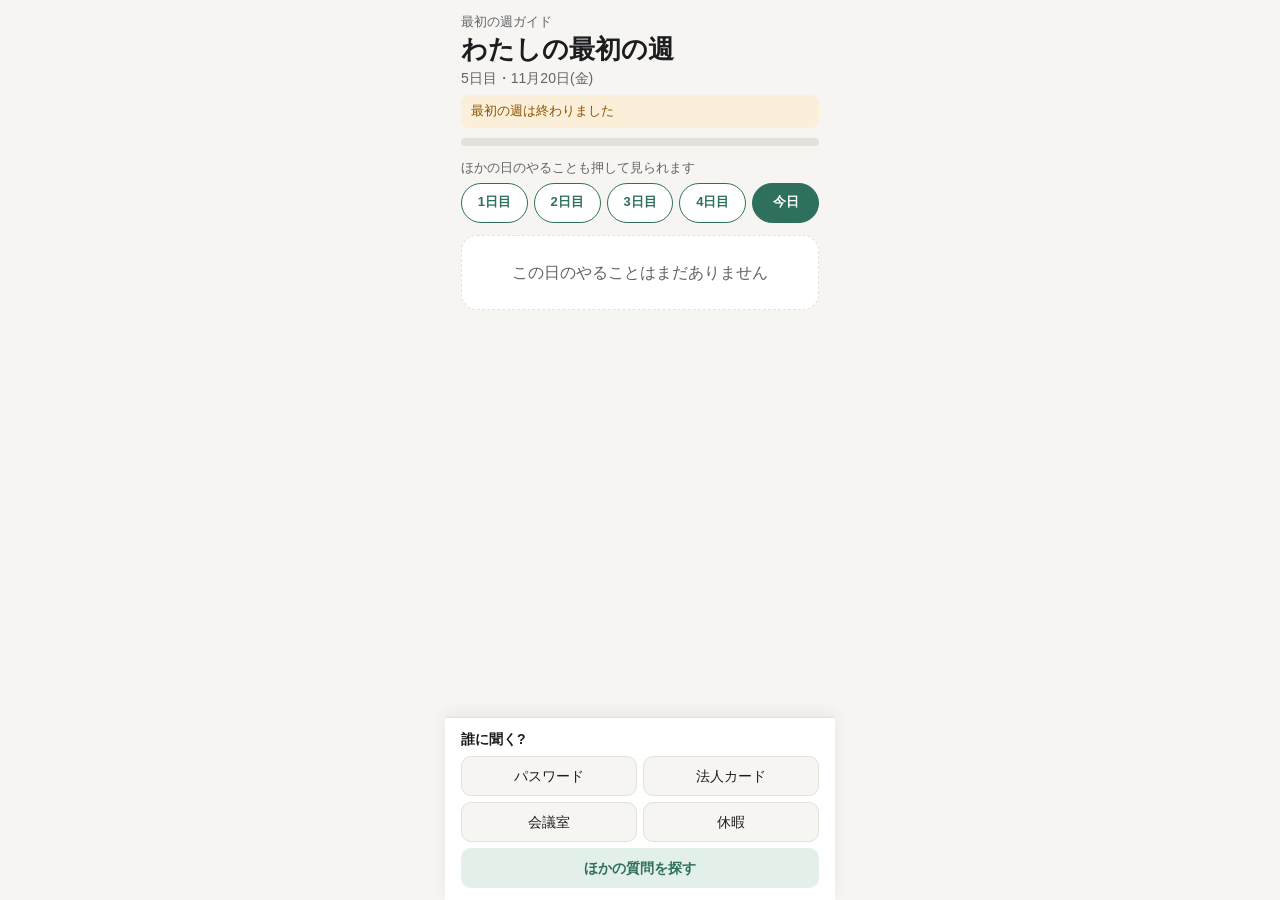
<file: app/index.html>
<!doctype html>
<html lang="ja">
<head>
<meta charset="utf-8">
<meta name="viewport" content="width=device-width, initial-scale=1, viewport-fit=cover">
<title>最初の週ガイド</title>
<link rel="stylesheet" href="style.css">
</head>
<body>
<main class="wrap">
  <!-- A. ホーム(今日やること) -->
  <div id="home" hidden>
    <header>
      <p class="app" id="appName"></p>
      <h1 id="title"></h1>
      <p class="date" id="date"></p>
      <p class="note" id="note" hidden></p>
      <div class="progress" aria-hidden="true"><div id="bar"></div></div>
      <p class="ptext" id="ptext" aria-live="polite"></p>
    </header>
    <p class="dayhint" id="dayhint">ほかの日のやることも押して見られます</p>
    <nav class="days" id="days" aria-labelledby="dayhint"></nav>
    <section class="cards" id="cards" aria-label="やること"></section>
  </div>

  <!-- B. 誰に聞く? 一覧 -->
  <div id="ask" hidden>
    <nav class="topnav"><button type="button" class="link" data-go="home">ホームへ</button></nav>
    <h1 id="askTitle" tabindex="-1">誰に聞く?</h1>
    <form class="sform" id="sform" role="search">
      <input id="q" type="search" placeholder="例: カード、休み" aria-label="質問を絞り込む" autocomplete="off">
      <button type="submit">探す</button>
    </form>
    <div id="hits" aria-live="polite"></div>
  </div>

  <!-- C. 答えの詳細 -->
  <div id="answer" hidden>
    <nav class="topnav">
      <button type="button" class="link" id="back">戻る</button>
      <button type="button" class="link" data-go="home">ホームへ</button>
    </nav>
    <article id="answerBody"></article>
  </div>

  <!-- E. 読み込めない -->
  <div class="error" id="error" role="alert" hidden>
    <h1>ガイドを読み込めませんでした</h1>
    <p>指導役の先輩に伝えてください。</p>
    <button type="button" id="retry">もう一度</button>
  </div>
</main>

<!-- A の「誰に聞く?」入口(ホームのときだけ出す) -->
<aside class="askbar" id="askbar" aria-labelledby="askh" hidden>
  <h2 id="askh">誰に聞く?</h2>
  <div class="grid" id="faq"></div>
</aside>
<script src="app.js"></script>
</body>
</html>
</file>
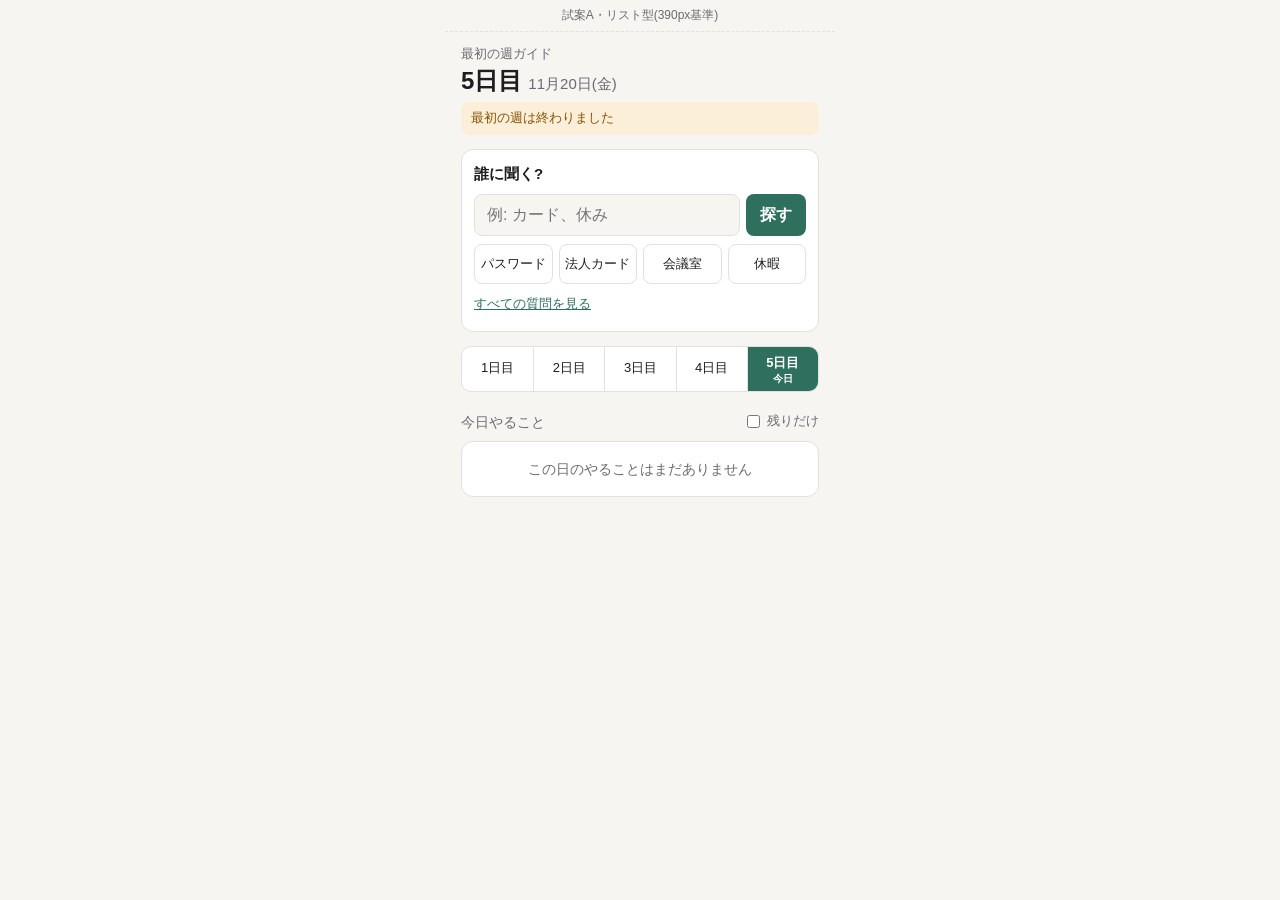
<file: 試案_A.html>
<!doctype html>
<html lang="ja">
<head>
<meta charset="utf-8">
<meta name="viewport" content="width=device-width, initial-scale=1">
<title>試案A リスト型</title>
<style>
:root{--bg:#f6f5f2;--surface:#fff;--text:#1d1d1f;--muted:#6b6b70;--line:#e3e1dc;--accent:#2f6f5e;--accent-weak:#e3efe9;--on-accent:#fff;--warn:#8a5200;--warn-weak:#fbefd9;--scrim:rgba(0,0,0,.35)}
@media (prefers-color-scheme:dark){:root{--bg:#161716;--surface:#212322;--text:#ececea;--muted:#a3a3a0;--line:#353836;--accent:#7cc3a8;--accent-weak:#22362f;--on-accent:#10241d;--warn:#e6b366;--warn-weak:#3a2e1b;--scrim:rgba(0,0,0,.6)}}
*{box-sizing:border-box}
body{margin:0;background:var(--bg);color:var(--text);font:16px/1.6 -apple-system,BlinkMacSystemFont,"Hiragino Sans","Noto Sans JP",sans-serif}
button,input{font:inherit;color:inherit}
.proto{max-width:390px;margin:0 auto;padding:6px 16px;font-size:12px;color:var(--muted);text-align:center;border-bottom:1px dashed var(--line)}
.wrap{max-width:390px;margin:0 auto;padding:12px 16px 40px}
header .app{margin:0;font-size:13px;color:var(--muted)}
h1{margin:0;font-size:24px;line-height:1.3}
h1 span{font-size:15px;font-weight:500;color:var(--muted);margin-left:6px}
.note{margin:6px 0 0;padding:6px 10px;border-radius:8px;background:var(--warn-weak);color:var(--warn);font-size:13px}
.ask{margin:14px 0;padding:12px;background:var(--surface);border:1px solid var(--line);border-radius:12px}
.ask h2{margin:0 0 8px;font-size:15px}
#sform{display:flex;gap:6px}
#sform input{flex:1;min-width:0;height:42px;padding:0 12px;border:1px solid var(--line);border-radius:8px;background:var(--bg)}
#sform button{height:42px;padding:0 14px;border:0;border-radius:8px;background:var(--accent);color:var(--on-accent);font-weight:600}
.quick{display:grid;grid-template-columns:repeat(4,1fr);gap:6px;margin-top:8px}
.quick button{min-height:40px;padding:4px 2px;border:1px solid var(--line);border-radius:8px;background:var(--surface);font-size:13px}
.all{margin-top:6px;padding:4px 0;border:0;background:none;color:var(--accent);font-size:13px;text-decoration:underline}
.tabs{display:grid;grid-template-columns:repeat(5,1fr);border:1px solid var(--line);border-radius:10px;overflow:hidden;background:var(--surface)}
.tabs button{position:relative;min-height:44px;border:0;border-left:1px solid var(--line);background:none;font-size:13px}
.tabs button:first-child{border-left:0}
.tabs button[aria-pressed=true]{background:var(--accent);color:var(--on-accent);font-weight:700}
.tabs i{display:block;font-style:normal;font-size:10px;line-height:1}
.listhead{display:flex;align-items:center;justify-content:space-between;margin:16px 0 6px}
.listhead h2{margin:0;font-size:17px}
.listhead h2 span{font-size:14px;color:var(--muted);font-weight:500}
.rem{display:flex;align-items:center;gap:4px;font-size:13px;color:var(--muted)}
.list{list-style:none;margin:0;padding:0;background:var(--surface);border:1px solid var(--line);border-radius:12px}
.row{padding:10px 12px;border-top:1px solid var(--line)}
.row:first-child{border-top:0}
.row label{display:flex;align-items:center;gap:10px;min-height:32px;font-weight:600}
.row input{width:24px;height:24px;margin:0;accent-color:var(--accent);flex:none}
.row .d{margin:0 0 0 34px;font-size:13px;color:var(--muted)}
.row .rel{margin:4px 0 0 34px;padding:0;border:0;background:none;color:var(--accent);font-size:13px;text-decoration:underline}
.row.done .t{text-decoration:line-through;color:var(--muted)}
.empty{padding:16px;color:var(--muted);text-align:center;font-size:14px}
/* answer sheet */
.scrim{position:fixed;inset:0;background:var(--scrim)}
.sheet{position:fixed;left:0;right:0;bottom:0;max-width:390px;max-height:80vh;overflow:auto;margin:0 auto;padding:16px 16px 24px;background:var(--surface);border-radius:16px 16px 0 0}
.sheet .close{float:right;border:0;background:none;color:var(--accent);font-size:14px;padding:4px}
.sheet h2{margin:0 0 12px;font-size:18px;line-height:1.4}
.cat{margin:0;font-size:12px;color:var(--muted)}
.who{display:flex;align-items:baseline;gap:10px;padding:10px 12px;margin:0 0 12px;border-radius:10px;background:var(--accent-weak)}
.who span{font-size:12px;color:var(--muted)}
.who strong{font-size:20px}
.ans{margin:0 0 10px}
.wiki{margin:0;font-size:13px;color:var(--muted)}
.badge{display:inline-block;margin:0 0 8px;padding:2px 10px;border-radius:99px;background:var(--warn-weak);color:var(--warn);font-size:13px;font-weight:700}
.hits{list-style:none;margin:0;padding:0}
.hits button{display:block;width:100%;text-align:left;padding:10px 0;border:0;border-top:1px solid var(--line);background:none}
.hits small{display:block;color:var(--muted)}
[hidden]{display:none!important}
</style>
</head>
<body>
<p class="proto">試案A・リスト型(390px基準)</p>
<main class="wrap">
  <header>
    <p class="app">最初の週ガイド</p>
    <h1 id="title"></h1>
    <p class="note" id="note" hidden></p>
  </header>
  <section class="ask" aria-labelledby="askh">
    <h2 id="askh">誰に聞く?</h2>
    <form id="sform" role="search"><input id="q" type="search" placeholder="例: カード、休み" aria-label="質問を探す"><button>探す</button></form>
    <div class="quick" id="quick"></div>
    <button class="all" data-all>すべての質問を見る</button>
  </section>
  <nav class="tabs" id="tabs" aria-label="日にち"></nav>
  <section>
    <div class="listhead"><h2><span id="head"></span> <span id="count"></span></h2><label class="rem"><input type="checkbox" id="remain">残りだけ</label></div>
    <ul class="list" id="list"></ul>
  </section>
</main>
<div class="scrim" id="scrim" hidden></div>
<section class="sheet" id="sheet" role="dialog" aria-modal="true" hidden><button class="close">閉じる</button><div id="sheetBody"></div></section>
<script>
/* ===== 共通: 03_画面フロー.md の例の値 ===== */
const START='2026-11-16', FALLBACK='指導役の先輩', KEY='fwg-done';
const TASKS=[
 {id:'t01',day:1,order:1,title:'出勤を押す',desc:'グループウェア > 勤怠 > 出勤',rel:'q08'},
 {id:'t02',day:1,order:2,title:'パスワードを変える',desc:'最初のパスワードから自分のものに変える',rel:'q05'},
 {id:'t03',day:1,order:3,title:'メールの署名を作る',desc:'チームのひな形は先輩からもらう',rel:'q07'},
 {id:'t04',day:2,order:1,title:'必須研修を申し込む',desc:'入社1か月以内に2コース',rel:'q10'},
 {id:'t05',day:3,order:1,title:'名刺を申請する',desc:'英語表記もあわせて書く',rel:'q04'}];
const FAQS=[
 {id:'q01',cat:'総務',q:'法人カードを作りたい',kw:'カード, クレジット',a:'チーム長の承認を受けたあと、経営支援に申請書を出す。通常3日',who:'経営支援担当',wiki:'総務 > 法人カード',status:'あり'},
 {id:'q03',cat:'総務',q:'会議室を予約したい',kw:'会議, 部屋, 予約',a:'グループウェア > 設備予約 > 会議室。30分単位',who:'経営支援担当',wiki:'総務 > 会議室',status:'あり'},
 {id:'q05',cat:'IT',q:'パスワードを変えたい / 忘れた',kw:'ログイン, PW',a:'グループウェアのトップ > 個人情報 > パスワード。忘れたらログイン画面の「パスワードを忘れた場合」',who:'ITサポート担当',wiki:'IT > パスワード',status:'あり'},
 {id:'q09',cat:'人事',q:'休暇を取りたい',kw:'休み, 有給',a:'入社した月から使える。グループウェア > 勤怠 > 休暇申請、チーム長の承認',who:'人事担当',wiki:'人事 > 休暇',status:'あり'},
 {id:'q11',cat:'IT',q:'Wi-Fiにつなぎたい',kw:'無線, ネット',a:'',who:'指導役の先輩',wiki:'',status:'要確認'}];
const QUICK=[['q05','パスワード'],['q01','法人カード'],['q03','会議室'],['q09','休暇']];
const $=id=>document.getElementById(id);
const faq=id=>FAQS.find(f=>f.id===id);
const esc=s=>String(s).replace(/[&<>"']/g,c=>({'&':'&amp;','<':'&lt;','>':'&gt;','"':'&quot;',"'":'&#39;'}[c]));
let done=(()=>{try{return JSON.parse(localStorage.getItem(KEY))||{}}catch(e){return{}}})();
function toggle(id){if(done[id])delete done[id];else done[id]=new Date().toISOString();try{localStorage.setItem(KEY,JSON.stringify(done))}catch(e){}render()}
function dateOf(n){const d=new Date(START+'T00:00:00');d.setDate(d.getDate()+n-1);return d}
function fmt(d){return `${d.getMonth()+1}月${d.getDate()}日(${'日月火水木金土'[d.getDay()]})`}
function today(){
 const p=+new URLSearchParams(location.search).get('day'); if(p>=1&&p<=5)return{day:p,note:''};
 const t=new Date();t.setHours(0,0,0,0);const diff=Math.round((t-dateOf(1))/864e5);
 if(diff<0)return{day:1,note:`まだ始まっていません。${fmt(dateOf(1))}が1日目です`};
 if(diff>4)return{day:5,note:'最初の週は終わりました'};
 return{day:diff+1,note:''}}
const T=today(); let sel=T.day;
const tasksOf=n=>TASKS.filter(t=>t.day===n).sort((a,b)=>a.order-b.order);
/* 答えのシート(C. 答えの詳細 / B. 一覧の代わりの簡易表示) */
function openSheet(html){$('sheetBody').innerHTML=html;$('sheet').hidden=$('scrim').hidden=false;$('sheet').querySelector('.close').focus()}
function closeSheet(){$('sheet').hidden=$('scrim').hidden=true}
$('scrim').onclick=closeSheet;$('sheet').querySelector('.close').onclick=closeSheet;
document.addEventListener('keydown',e=>{if(e.key==='Escape')closeSheet()});
function answerHTML(f){
 const who=`<div class="who"><span>聞く人</span><strong>${f.who}</strong></div>`;
 if(f.status==='要確認')return `<p class="cat">${f.cat}</p><h2>${f.q}</h2><p class="badge">要確認</p>${who}<p class="ans">Wikiにまだ答えがありません。${f.who}に聞いてください。</p>`;
 return `<p class="cat">${f.cat}</p><h2>${f.q}</h2>${who}<p class="ans">${f.a}</p><p class="wiki">Wikiの場所: ${f.wiki}</p>`}
function search(q){
 q=q.trim();const k=q.toLowerCase();
 const hits=q?FAQS.filter(f=>(f.q+f.kw+f.cat+f.a).toLowerCase().includes(k)):FAQS;
 let h=`<h2>${q?`「${esc(q)}」の結果`:'すべての質問'}</h2>`;
 h+=hits.length?'<ul class="hits">'+hits.map(f=>`<li><button data-faq="${f.id}">${f.q}<small>${f.who}${f.status==='要確認'?'・要確認':''}</small></button></li>`).join('')+'</ul>'
  :`<p class="ans">このガイドにはまだありません。</p><div class="who"><span>聞く人</span><strong>${FALLBACK}</strong></div>`;
 openSheet(h)}
document.addEventListener('click',e=>{
 const f=e.target.closest('[data-faq]');if(f){openSheet(answerHTML(faq(f.dataset.faq)));return}
 if(e.target.closest('[data-all]')){search('');return}
 const d=e.target.closest('[data-day]');if(d){sel=+d.dataset.day;render()}});
document.addEventListener('change',e=>{if(e.target.dataset.task)toggle(e.target.dataset.task)});
$('sform').onsubmit=e=>{e.preventDefault();search($('q').value)};
$('quick').innerHTML=QUICK.map(([id,l])=>`<button data-faq="${id}">${l}</button>`).join('');
$('note').textContent=T.note;$('note').hidden=!T.note;
/* ===== 試案A: リスト型 ===== */
$('remain').onchange=()=>render();
function row(t){
 const f=faq(t.rel);
 return `<li class="row ${done[t.id]?'done':''}"><label><input type="checkbox" data-task="${t.id}" ${done[t.id]?'checked':''}><span class="t">${t.title}</span></label><p class="d">${t.desc}</p>${f?`<button class="rel" data-faq="${f.id}">関連する答え(${f.who})</button>`:''}</li>`}
function render(){
 $('title').innerHTML=`${sel}日目<span>${fmt(dateOf(sel))}</span>`;
 $('tabs').innerHTML=[1,2,3,4,5].map(n=>`<button aria-pressed="${n===sel}" data-day="${n}">${n}日目${n===T.day?'<i>今日</i>':''}</button>`).join('');
 const ts=tasksOf(sel),dn=ts.filter(t=>done[t.id]).length;
 $('head').textContent=sel===T.day?'今日やること':`${sel}日目にやること`;
 $('count').textContent=ts.length?`${dn}/${ts.length} できた`:'';
 const shown=$('remain').checked?ts.filter(t=>!done[t.id]):ts;
 $('list').innerHTML=!ts.length?'<li class="empty">この日のやることはまだありません</li>':shown.length?shown.map(row).join(''):'<li class="empty">全部できました</li>'}
render();
</script>
</body>
</html>
</file>
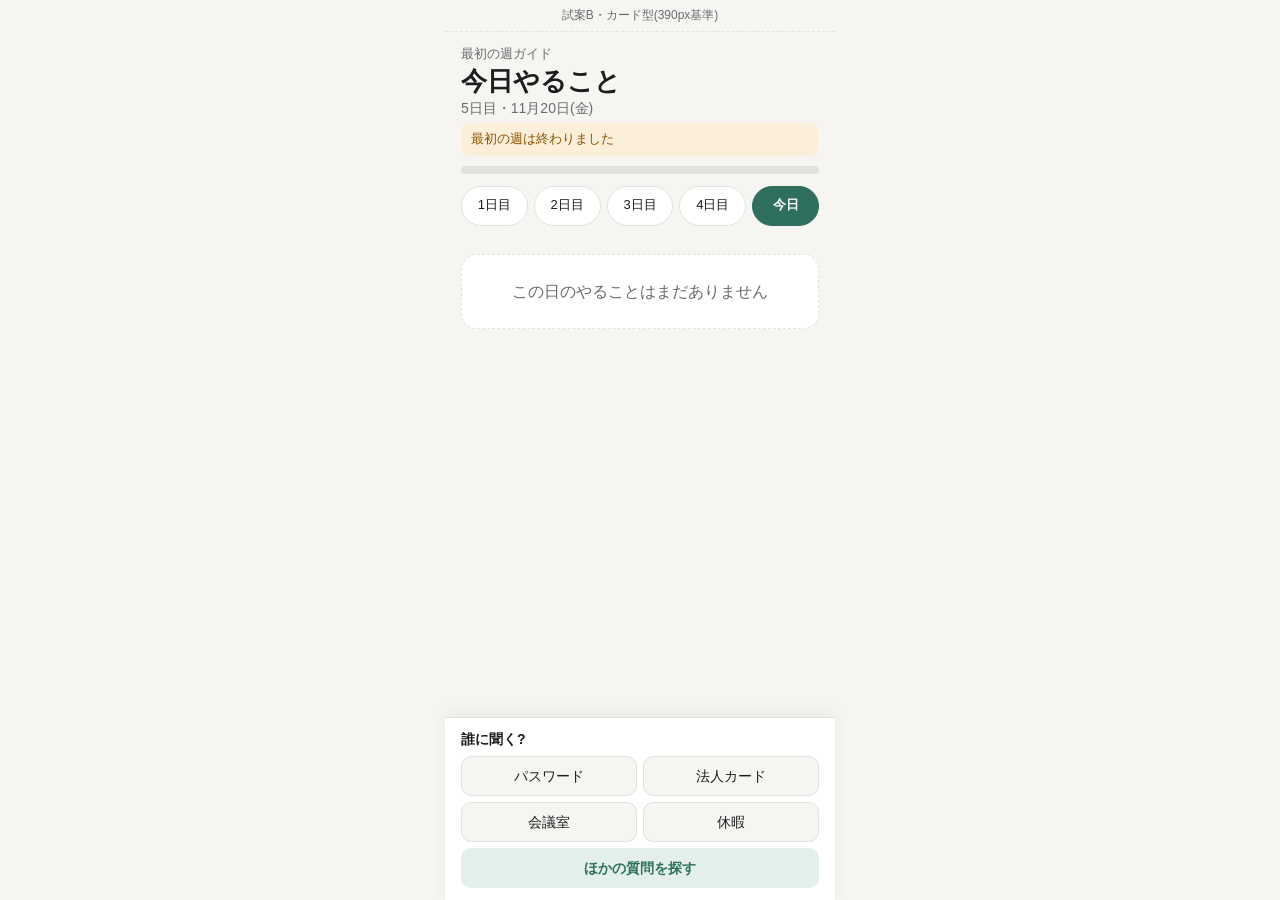
<file: 試案_B.html>
<!doctype html>
<html lang="ja">
<head>
<meta charset="utf-8">
<meta name="viewport" content="width=device-width, initial-scale=1">
<title>試案B カード型</title>
<style>
:root{--bg:#f6f5f2;--surface:#fff;--text:#1d1d1f;--muted:#6b6b70;--line:#e3e1dc;--accent:#2f6f5e;--accent-weak:#e3efe9;--on-accent:#fff;--warn:#8a5200;--warn-weak:#fbefd9;--scrim:rgba(0,0,0,.35)}
@media (prefers-color-scheme:dark){:root{--bg:#161716;--surface:#212322;--text:#ececea;--muted:#a3a3a0;--line:#353836;--accent:#7cc3a8;--accent-weak:#22362f;--on-accent:#10241d;--warn:#e6b366;--warn-weak:#3a2e1b;--scrim:rgba(0,0,0,.6)}}
*{box-sizing:border-box}
body{margin:0;background:var(--bg);color:var(--text);font:16px/1.6 -apple-system,BlinkMacSystemFont,"Hiragino Sans","Noto Sans JP",sans-serif}
button,input{font:inherit;color:inherit}
.proto{max-width:390px;margin:0 auto;padding:6px 16px;font-size:12px;color:var(--muted);text-align:center;border-bottom:1px dashed var(--line)}
.wrap{max-width:390px;margin:0 auto;padding:12px 16px 170px}
header .app{margin:0;font-size:13px;color:var(--muted)}
h1{margin:0;font-size:26px;line-height:1.3}
h1 span{display:block;font-size:14px;font-weight:500;color:var(--muted)}
.note{margin:6px 0 0;padding:6px 10px;border-radius:8px;background:var(--warn-weak);color:var(--warn);font-size:13px}
.progress{margin:10px 0 4px;height:8px;border-radius:99px;background:var(--line);overflow:hidden}
.progress div{height:100%;background:var(--accent);transition:width .2s}
.ptext{margin:0;font-size:13px;color:var(--muted)}
.pills{display:flex;gap:6px;margin:12px 0}
.pills button{flex:1;min-height:40px;border:1px solid var(--line);border-radius:99px;background:var(--surface);font-size:13px;padding:0}
.pills button[aria-pressed=true]{background:var(--accent);border-color:var(--accent);color:var(--on-accent);font-weight:700}
.cards{display:grid;gap:12px}
.card{position:relative;padding:16px 16px 14px 60px;background:var(--surface);border:1px solid var(--line);border-radius:16px;box-shadow:0 1px 2px rgba(0,0,0,.04)}
.num{position:absolute;left:16px;top:16px;width:32px;height:32px;border-radius:50%;background:var(--accent-weak);color:var(--accent);font-weight:700;display:grid;place-items:center}
.card h3{margin:0 0 2px;font-size:18px;line-height:1.4}
.card p{margin:0;font-size:14px;color:var(--muted)}
.card .rel{margin-top:6px;padding:0;border:0;background:none;color:var(--accent);font-size:13px;text-decoration:underline}
.card .doneBtn{display:block;width:100%;margin-top:12px;min-height:44px;border:0;border-radius:10px;background:var(--accent);color:var(--on-accent);font-weight:700}
.card.done{background:transparent;box-shadow:none}
.card.done h3{color:var(--muted);text-decoration:line-through}
.card.done .num{background:var(--accent);color:var(--on-accent)}
.card.done .doneBtn{background:none;border:1px solid var(--line);color:var(--muted);font-weight:500}
.card.done p,.card.done .rel{display:none}
.empty{padding:24px 16px;text-align:center;color:var(--muted);background:var(--surface);border:1px dashed var(--line);border-radius:16px}
/* 下に固定する「誰に聞く?」 */
.askbar{position:fixed;left:0;right:0;bottom:0;max-width:390px;margin:0 auto;padding:10px 16px calc(12px + env(safe-area-inset-bottom));background:var(--surface);border-top:1px solid var(--line);box-shadow:0 -4px 16px rgba(0,0,0,.06)}
.askbar h2{margin:0 0 6px;font-size:14px}
.askbar .grid{display:grid;grid-template-columns:repeat(2,1fr);gap:6px}
.askbar .grid button{min-height:40px;border:1px solid var(--line);border-radius:10px;background:var(--bg);font-size:14px}
.askbar .more{grid-column:1/-1;background:var(--accent-weak)!important;border-color:transparent!important;color:var(--accent);font-weight:600}
/* answer sheet */
.scrim{position:fixed;inset:0;background:var(--scrim)}
.sheet{position:fixed;left:0;right:0;bottom:0;max-width:390px;max-height:80vh;overflow:auto;margin:0 auto;padding:16px 16px 24px;background:var(--surface);border-radius:16px 16px 0 0}
.sheet .close{float:right;border:0;background:none;color:var(--accent);font-size:14px;padding:4px}
.sheet h2{margin:0 0 12px;font-size:18px;line-height:1.4}
.cat{margin:0;font-size:12px;color:var(--muted)}
.who{display:flex;align-items:baseline;gap:10px;padding:10px 12px;margin:0 0 12px;border-radius:10px;background:var(--accent-weak)}
.who span{font-size:12px;color:var(--muted)}
.who strong{font-size:20px}
.ans{margin:0 0 10px}
.wiki{margin:0;font-size:13px;color:var(--muted)}
.badge{display:inline-block;margin:0 0 8px;padding:2px 10px;border-radius:99px;background:var(--warn-weak);color:var(--warn);font-size:13px;font-weight:700}
.hits{list-style:none;margin:0;padding:0}
.hits button{display:block;width:100%;text-align:left;padding:10px 0;border:0;border-top:1px solid var(--line);background:none}
.hits small{display:block;color:var(--muted)}
.sform{display:flex;gap:6px;margin:0 0 12px;clear:both}
.sform input{flex:1;min-width:0;height:42px;padding:0 12px;border:1px solid var(--line);border-radius:8px;background:var(--bg)}
.sform button{height:42px;padding:0 14px;border:0;border-radius:8px;background:var(--accent);color:var(--on-accent);font-weight:600}
[hidden]{display:none!important}
</style>
</head>
<body>
<p class="proto">試案B・カード型(390px基準)</p>
<main class="wrap">
  <header>
    <p class="app">最初の週ガイド</p>
    <h1 id="title"></h1>
    <p class="note" id="note" hidden></p>
    <div class="progress" aria-hidden="true"><div id="bar"></div></div>
    <p class="ptext" id="ptext"></p>
  </header>
  <nav class="pills" id="tabs" aria-label="日にち"></nav>
  <section class="cards" id="cards" aria-label="やること"></section>
</main>
<aside class="askbar" aria-labelledby="askh">
  <h2 id="askh">誰に聞く?</h2>
  <div class="grid" id="quick"></div>
</aside>
<div class="scrim" id="scrim" hidden></div>
<section class="sheet" id="sheet" role="dialog" aria-modal="true" hidden><button class="close">閉じる</button><div id="sheetBody"></div></section>
<script>
/* ===== 共通: 03_画面フロー.md の例の値 ===== */
const START='2026-11-16', FALLBACK='指導役の先輩', KEY='fwg-done';
const TASKS=[
 {id:'t01',day:1,order:1,title:'出勤を押す',desc:'グループウェア > 勤怠 > 出勤',rel:'q08'},
 {id:'t02',day:1,order:2,title:'パスワードを変える',desc:'最初のパスワードから自分のものに変える',rel:'q05'},
 {id:'t03',day:1,order:3,title:'メールの署名を作る',desc:'チームのひな形は先輩からもらう',rel:'q07'},
 {id:'t04',day:2,order:1,title:'必須研修を申し込む',desc:'入社1か月以内に2コース',rel:'q10'},
 {id:'t05',day:3,order:1,title:'名刺を申請する',desc:'英語表記もあわせて書く',rel:'q04'}];
const FAQS=[
 {id:'q01',cat:'総務',q:'法人カードを作りたい',kw:'カード, クレジット',a:'チーム長の承認を受けたあと、経営支援に申請書を出す。通常3日',who:'経営支援担当',wiki:'総務 > 法人カード',status:'あり'},
 {id:'q03',cat:'総務',q:'会議室を予約したい',kw:'会議, 部屋, 予約',a:'グループウェア > 設備予約 > 会議室。30分単位',who:'経営支援担当',wiki:'総務 > 会議室',status:'あり'},
 {id:'q05',cat:'IT',q:'パスワードを変えたい / 忘れた',kw:'ログイン, PW',a:'グループウェアのトップ > 個人情報 > パスワード。忘れたらログイン画面の「パスワードを忘れた場合」',who:'ITサポート担当',wiki:'IT > パスワード',status:'あり'},
 {id:'q09',cat:'人事',q:'休暇を取りたい',kw:'休み, 有給',a:'入社した月から使える。グループウェア > 勤怠 > 休暇申請、チーム長の承認',who:'人事担当',wiki:'人事 > 休暇',status:'あり'},
 {id:'q11',cat:'IT',q:'Wi-Fiにつなぎたい',kw:'無線, ネット',a:'',who:'指導役の先輩',wiki:'',status:'要確認'}];
const QUICK=[['q05','パスワード'],['q01','法人カード'],['q03','会議室'],['q09','休暇']];
const $=id=>document.getElementById(id);
const faq=id=>FAQS.find(f=>f.id===id);
const esc=s=>String(s).replace(/[&<>"']/g,c=>({'&':'&amp;','<':'&lt;','>':'&gt;','"':'&quot;',"'":'&#39;'}[c]));
let done=(()=>{try{return JSON.parse(localStorage.getItem(KEY))||{}}catch(e){return{}}})();
function toggle(id){if(done[id])delete done[id];else done[id]=new Date().toISOString();try{localStorage.setItem(KEY,JSON.stringify(done))}catch(e){}render()}
function dateOf(n){const d=new Date(START+'T00:00:00');d.setDate(d.getDate()+n-1);return d}
function fmt(d){return `${d.getMonth()+1}月${d.getDate()}日(${'日月火水木金土'[d.getDay()]})`}
function today(){
 const p=+new URLSearchParams(location.search).get('day'); if(p>=1&&p<=5)return{day:p,note:''};
 const t=new Date();t.setHours(0,0,0,0);const diff=Math.round((t-dateOf(1))/864e5);
 if(diff<0)return{day:1,note:`まだ始まっていません。${fmt(dateOf(1))}が1日目です`};
 if(diff>4)return{day:5,note:'最初の週は終わりました'};
 return{day:diff+1,note:''}}
const T=today(); let sel=T.day;
const tasksOf=n=>TASKS.filter(t=>t.day===n).sort((a,b)=>a.order-b.order);
function openSheet(html){$('sheetBody').innerHTML=html;$('sheet').hidden=$('scrim').hidden=false;$('sheet').querySelector('.close').focus()}
function closeSheet(){$('sheet').hidden=$('scrim').hidden=true}
$('scrim').onclick=closeSheet;$('sheet').querySelector('.close').onclick=closeSheet;
document.addEventListener('keydown',e=>{if(e.key==='Escape')closeSheet()});
function answerHTML(f){
 const who=`<div class="who"><span>聞く人</span><strong>${f.who}</strong></div>`;
 if(f.status==='要確認')return `<p class="cat">${f.cat}</p><h2>${f.q}</h2><p class="badge">要確認</p>${who}<p class="ans">Wikiにまだ答えがありません。${f.who}に聞いてください。</p>`;
 return `<p class="cat">${f.cat}</p><h2>${f.q}</h2>${who}<p class="ans">${f.a}</p><p class="wiki">Wikiの場所: ${f.wiki}</p>`}
function hitsHTML(q){
 q=q.trim();const k=q.toLowerCase();
 const hits=q?FAQS.filter(f=>(f.q+f.kw+f.cat+f.a).toLowerCase().includes(k)):FAQS;
 return hits.length?'<ul class="hits">'+hits.map(f=>`<li><button data-faq="${f.id}">${f.q}<small>${f.who}${f.status==='要確認'?'・要確認':''}</small></button></li>`).join('')+'</ul>'
  :`<p class="ans">「${esc(q)}」はこのガイドにはまだありません。</p><div class="who"><span>聞く人</span><strong>${FALLBACK}</strong></div>`}
document.addEventListener('click',e=>{
 const f=e.target.closest('[data-faq]');if(f){openSheet(answerHTML(faq(f.dataset.faq)));return}
 if(e.target.closest('[data-all]')){openAsk();return}
 const t=e.target.closest('[data-task]');if(t){toggle(t.dataset.task);return}
 const d=e.target.closest('[data-day]');if(d){sel=+d.dataset.day;render()}});
$('note').textContent=T.note;$('note').hidden=!T.note;
/* ===== 試案B: カード型 ===== */
function openAsk(){
 openSheet(`<h2>誰に聞く?</h2><form class="sform" id="sform" role="search"><input id="q" type="search" placeholder="例: カード、休み" aria-label="質問を探す"><button>探す</button></form><div id="hits">${hitsHTML('')}</div>`);
 $('sform').onsubmit=e=>{e.preventDefault();$('hits').innerHTML=hitsHTML($('q').value)};
 $('q').focus()}
$('quick').innerHTML=QUICK.map(([id,l])=>`<button data-faq="${id}">${l}</button>`).join('')+'<button class="more" data-all>ほかの質問を探す</button>';
function card(t,i){
 const f=faq(t.rel),d=!!done[t.id];
 return `<article class="card ${d?'done':''}"><span class="num">${d?'✓':i+1}</span><h3>${t.title}</h3><p>${t.desc}</p>${f?`<button class="rel" data-faq="${f.id}">関連する答え(${f.who})</button>`:''}<button class="doneBtn" data-task="${t.id}" aria-pressed="${d}">${d?'できた・取り消す':'できた'}</button></article>`}
function render(){
 $('title').innerHTML=`${sel===T.day?'今日やること':`${sel}日目にやること`}<span>${sel}日目・${fmt(dateOf(sel))}</span>`;
 $('tabs').innerHTML=[1,2,3,4,5].map(n=>`<button aria-pressed="${n===sel}" data-day="${n}">${n===T.day?'今日':n+'日目'}</button>`).join('');
 const ts=tasksOf(sel),dn=ts.filter(t=>done[t.id]).length;
 $('bar').style.width=ts.length?`${dn/ts.length*100}%`:'0';
 $('ptext').textContent=ts.length?(dn===ts.length?'全部できました':`${ts.length}つのうち${dn}つできた`):'';
 const order=[...ts.filter(t=>!done[t.id]),...ts.filter(t=>done[t.id])];
 $('cards').innerHTML=ts.length?order.map(t=>card(t,ts.indexOf(t))).join(''):'<p class="empty">この日のやることはまだありません</p>'}
render();
</script>
</body>
</html>
</file>
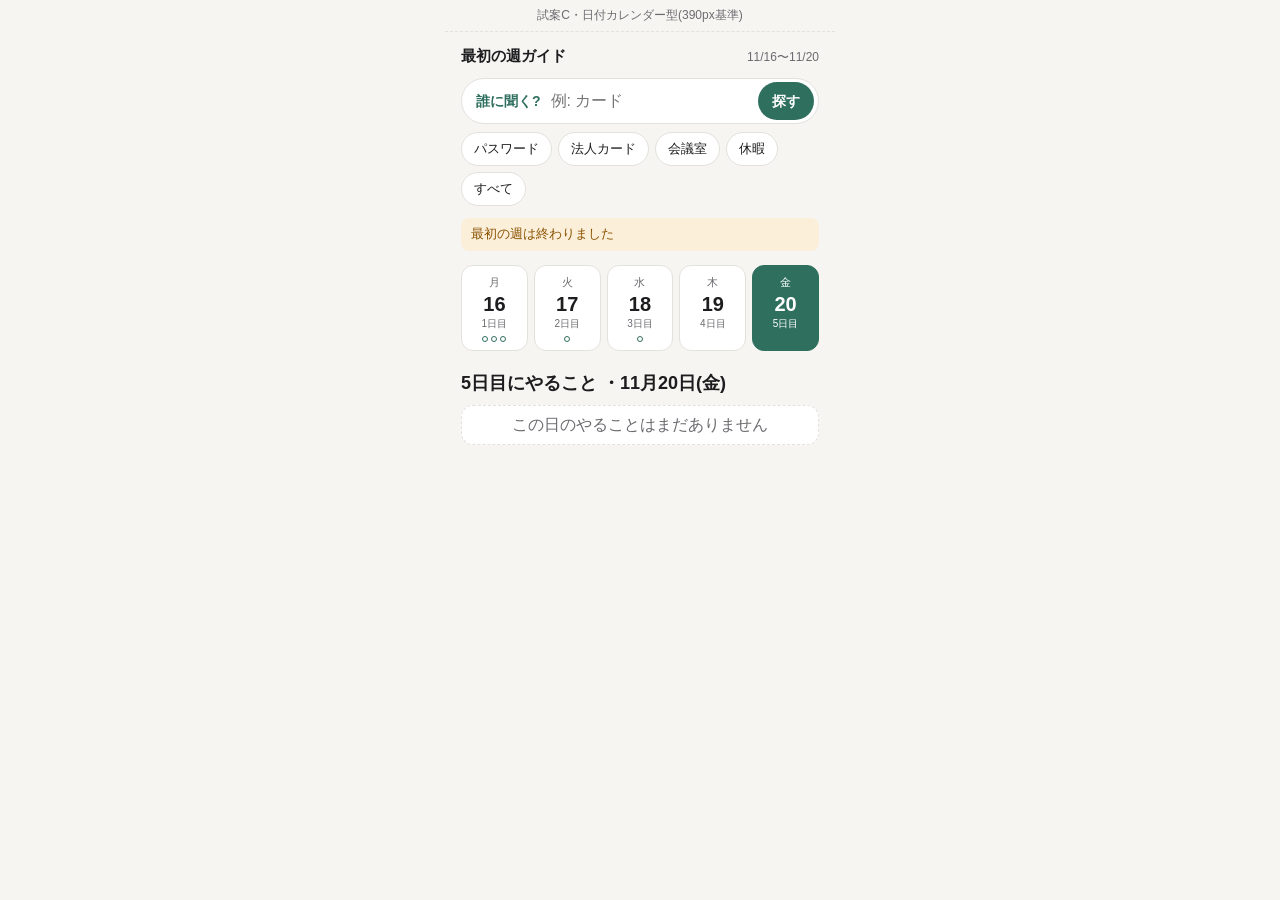
<file: 試案_C.html>
<!doctype html>
<html lang="ja">
<head>
<meta charset="utf-8">
<meta name="viewport" content="width=device-width, initial-scale=1">
<title>試案C カレンダー型</title>
<style>
:root{--bg:#f6f5f2;--surface:#fff;--text:#1d1d1f;--muted:#6b6b70;--line:#e3e1dc;--accent:#2f6f5e;--accent-weak:#e3efe9;--on-accent:#fff;--warn:#8a5200;--warn-weak:#fbefd9;--scrim:rgba(0,0,0,.35)}
@media (prefers-color-scheme:dark){:root{--bg:#161716;--surface:#212322;--text:#ececea;--muted:#a3a3a0;--line:#353836;--accent:#7cc3a8;--accent-weak:#22362f;--on-accent:#10241d;--warn:#e6b366;--warn-weak:#3a2e1b;--scrim:rgba(0,0,0,.6)}}
*{box-sizing:border-box}
body{margin:0;background:var(--bg);color:var(--text);font:16px/1.6 -apple-system,BlinkMacSystemFont,"Hiragino Sans","Noto Sans JP",sans-serif}
button,input{font:inherit;color:inherit}
.proto{max-width:390px;margin:0 auto;padding:6px 16px;font-size:12px;color:var(--muted);text-align:center;border-bottom:1px dashed var(--line)}
.wrap{max-width:390px;margin:0 auto;padding:12px 16px 40px}
.top{display:flex;align-items:baseline;justify-content:space-between}
.top .app{margin:0;font-size:15px;font-weight:700}
.top .range{font-size:12px;color:var(--muted)}
/* 誰に聞く? */
.ask{margin:10px 0 0}
.sform{display:flex;align-items:center;height:46px;padding:0 4px 0 14px;border:1px solid var(--line);border-radius:99px;background:var(--surface)}
.sform label{flex:none;font-size:14px;font-weight:700;color:var(--accent);margin-right:8px}
.sform input{flex:1;min-width:0;height:100%;border:0;background:none;outline-offset:-2px}
.sform button{flex:none;height:38px;padding:0 14px;border:0;border-radius:99px;background:var(--accent);color:var(--on-accent);font-size:14px;font-weight:600}
.chips{display:flex;flex-wrap:wrap;gap:6px;margin-top:8px}
.chips button{min-height:34px;padding:0 12px;border:1px solid var(--line);border-radius:99px;background:var(--surface);font-size:13px}
.note{margin:12px 0 0;padding:6px 10px;border-radius:8px;background:var(--warn-weak);color:var(--warn);font-size:13px}
/* 週のカレンダー */
.week{display:grid;grid-template-columns:repeat(5,1fr);gap:6px;margin:14px 0 0}
.week button{display:flex;flex-direction:column;align-items:center;padding:8px 0 6px;border:1px solid var(--line);border-radius:12px;background:var(--surface)}
.week .dow{font-size:11px;color:var(--muted)}
.week .date{font-size:20px;font-weight:700;line-height:1.2}
.week .dn{font-size:10px;color:var(--muted)}
.week .dots{display:flex;gap:3px;height:8px;margin-top:4px}
.week .dots i{width:6px;height:6px;border-radius:50%;border:1px solid var(--accent)}
.week .dots i.on{background:var(--accent)}
.week button.today{border-color:var(--accent);border-width:2px}
.week button[aria-pressed=true]{background:var(--accent);border-color:var(--accent)}
.week button[aria-pressed=true] *{color:var(--on-accent)}
.week button[aria-pressed=true] .dots i{border-color:var(--on-accent)}
.week button[aria-pressed=true] .dots i.on{background:var(--on-accent)}
/* その日のタイムライン */
.dayhead{display:flex;align-items:baseline;justify-content:space-between;margin:18px 0 8px}
.dayhead h2{margin:0;font-size:18px}
.dayhead span{font-size:13px;color:var(--muted)}
.tl{list-style:none;margin:0;padding:0;position:relative}
.tl::before{content:"";position:absolute;left:15px;top:16px;bottom:16px;width:2px;background:var(--line)}
.tl li{position:relative;display:grid;grid-template-columns:32px 1fr;gap:12px;padding:6px 0}
.tl .chk{position:relative;z-index:1;width:32px;height:32px;margin-top:6px;border:2px solid var(--accent);border-radius:50%;background:var(--surface);color:var(--on-accent);font-weight:700;padding:0}
.tl .chk[aria-pressed=true]{background:var(--accent)}
.tl .box{padding:10px 12px;background:var(--surface);border:1px solid var(--line);border-radius:12px}
.tl h3{margin:0;font-size:16px}
.tl p{margin:0;font-size:13px;color:var(--muted)}
.tl .rel{margin-top:4px;padding:0;border:0;background:none;color:var(--accent);font-size:13px;text-decoration:underline}
.tl li.done h3{text-decoration:line-through;color:var(--muted)}
.tl li.done .box{background:transparent}
.empty{padding:20px 16px;text-align:center;color:var(--muted);background:var(--surface);border:1px dashed var(--line);border-radius:12px}
/* answer sheet */
.scrim{position:fixed;inset:0;background:var(--scrim)}
.sheet{position:fixed;left:0;right:0;bottom:0;max-width:390px;max-height:80vh;overflow:auto;margin:0 auto;padding:16px 16px 24px;background:var(--surface);border-radius:16px 16px 0 0}
.sheet .close{float:right;border:0;background:none;color:var(--accent);font-size:14px;padding:4px}
.sheet h2{margin:0 0 12px;font-size:18px;line-height:1.4}
.cat{margin:0;font-size:12px;color:var(--muted)}
.who{display:flex;align-items:baseline;gap:10px;padding:10px 12px;margin:0 0 12px;border-radius:10px;background:var(--accent-weak)}
.who span{font-size:12px;color:var(--muted)}
.who strong{font-size:20px}
.ans{margin:0 0 10px}
.wiki{margin:0;font-size:13px;color:var(--muted)}
.badge{display:inline-block;margin:0 0 8px;padding:2px 10px;border-radius:99px;background:var(--warn-weak);color:var(--warn);font-size:13px;font-weight:700}
.hits{list-style:none;margin:0;padding:0}
.hits button{display:block;width:100%;text-align:left;padding:10px 0;border:0;border-top:1px solid var(--line);background:none}
.hits small{display:block;color:var(--muted)}
[hidden]{display:none!important}
</style>
</head>
<body>
<p class="proto">試案C・日付カレンダー型(390px基準)</p>
<main class="wrap">
  <div class="top"><p class="app">最初の週ガイド</p><span class="range" id="range"></span></div>
  <section class="ask" aria-label="誰に聞く?">
    <form class="sform" id="sform" role="search"><label for="q">誰に聞く?</label><input id="q" type="search" placeholder="例: カード"><button>探す</button></form>
    <div class="chips" id="quick"></div>
  </section>
  <p class="note" id="note" hidden></p>
  <nav class="week" id="week" aria-label="最初の週"></nav>
  <section>
    <div class="dayhead"><h2 id="head"></h2><span id="count"></span></div>
    <ol class="tl" id="list"></ol>
  </section>
</main>
<div class="scrim" id="scrim" hidden></div>
<section class="sheet" id="sheet" role="dialog" aria-modal="true" hidden><button class="close">閉じる</button><div id="sheetBody"></div></section>
<script>
/* ===== 共通: 03_画面フロー.md の例の値 ===== */
const START='2026-11-16', FALLBACK='指導役の先輩', KEY='fwg-done';
const TASKS=[
 {id:'t01',day:1,order:1,title:'出勤を押す',desc:'グループウェア > 勤怠 > 出勤',rel:'q08'},
 {id:'t02',day:1,order:2,title:'パスワードを変える',desc:'最初のパスワードから自分のものに変える',rel:'q05'},
 {id:'t03',day:1,order:3,title:'メールの署名を作る',desc:'チームのひな形は先輩からもらう',rel:'q07'},
 {id:'t04',day:2,order:1,title:'必須研修を申し込む',desc:'入社1か月以内に2コース',rel:'q10'},
 {id:'t05',day:3,order:1,title:'名刺を申請する',desc:'英語表記もあわせて書く',rel:'q04'}];
const FAQS=[
 {id:'q01',cat:'総務',q:'法人カードを作りたい',kw:'カード, クレジット',a:'チーム長の承認を受けたあと、経営支援に申請書を出す。通常3日',who:'経営支援担当',wiki:'総務 > 法人カード',status:'あり'},
 {id:'q03',cat:'総務',q:'会議室を予約したい',kw:'会議, 部屋, 予約',a:'グループウェア > 設備予約 > 会議室。30分単位',who:'経営支援担当',wiki:'総務 > 会議室',status:'あり'},
 {id:'q05',cat:'IT',q:'パスワードを変えたい / 忘れた',kw:'ログイン, PW',a:'グループウェアのトップ > 個人情報 > パスワード。忘れたらログイン画面の「パスワードを忘れた場合」',who:'ITサポート担当',wiki:'IT > パスワード',status:'あり'},
 {id:'q09',cat:'人事',q:'休暇を取りたい',kw:'休み, 有給',a:'入社した月から使える。グループウェア > 勤怠 > 休暇申請、チーム長の承認',who:'人事担当',wiki:'人事 > 休暇',status:'あり'},
 {id:'q11',cat:'IT',q:'Wi-Fiにつなぎたい',kw:'無線, ネット',a:'',who:'指導役の先輩',wiki:'',status:'要確認'}];
const QUICK=[['q05','パスワード'],['q01','法人カード'],['q03','会議室'],['q09','休暇']];
const $=id=>document.getElementById(id);
const faq=id=>FAQS.find(f=>f.id===id);
const esc=s=>String(s).replace(/[&<>"']/g,c=>({'&':'&amp;','<':'&lt;','>':'&gt;','"':'&quot;',"'":'&#39;'}[c]));
let done=(()=>{try{return JSON.parse(localStorage.getItem(KEY))||{}}catch(e){return{}}})();
function toggle(id){if(done[id])delete done[id];else done[id]=new Date().toISOString();try{localStorage.setItem(KEY,JSON.stringify(done))}catch(e){}render()}
function dateOf(n){const d=new Date(START+'T00:00:00');d.setDate(d.getDate()+n-1);return d}
function fmt(d){return `${d.getMonth()+1}月${d.getDate()}日(${'日月火水木金土'[d.getDay()]})`}
function today(){
 const p=+new URLSearchParams(location.search).get('day'); if(p>=1&&p<=5)return{day:p,note:'',real:true};
 const t=new Date();t.setHours(0,0,0,0);const diff=Math.round((t-dateOf(1))/864e5);
 if(diff<0)return{day:1,note:`まだ始まっていません。${fmt(dateOf(1))}が1日目です`,real:false};
 if(diff>4)return{day:5,note:'最初の週は終わりました',real:false};
 return{day:diff+1,note:'',real:true}}
const T=today(); let sel=T.day;
const tasksOf=n=>TASKS.filter(t=>t.day===n).sort((a,b)=>a.order-b.order);
function openSheet(html){$('sheetBody').innerHTML=html;$('sheet').hidden=$('scrim').hidden=false;$('sheet').querySelector('.close').focus()}
function closeSheet(){$('sheet').hidden=$('scrim').hidden=true}
$('scrim').onclick=closeSheet;$('sheet').querySelector('.close').onclick=closeSheet;
document.addEventListener('keydown',e=>{if(e.key==='Escape')closeSheet()});
function answerHTML(f){
 const who=`<div class="who"><span>聞く人</span><strong>${f.who}</strong></div>`;
 if(f.status==='要確認')return `<p class="cat">${f.cat}</p><h2>${f.q}</h2><p class="badge">要確認</p>${who}<p class="ans">Wikiにまだ答えがありません。${f.who}に聞いてください。</p>`;
 return `<p class="cat">${f.cat}</p><h2>${f.q}</h2>${who}<p class="ans">${f.a}</p><p class="wiki">Wikiの場所: ${f.wiki}</p>`}
function search(q){
 q=q.trim();const k=q.toLowerCase();
 const hits=q?FAQS.filter(f=>(f.q+f.kw+f.cat+f.a).toLowerCase().includes(k)):FAQS;
 let h=`<h2>${q?`「${esc(q)}」の結果`:'すべての質問'}</h2>`;
 h+=hits.length?'<ul class="hits">'+hits.map(f=>`<li><button data-faq="${f.id}">${f.q}<small>${f.who}${f.status==='要確認'?'・要確認':''}</small></button></li>`).join('')+'</ul>'
  :`<p class="ans">このガイドにはまだありません。</p><div class="who"><span>聞く人</span><strong>${FALLBACK}</strong></div>`;
 openSheet(h)}
document.addEventListener('click',e=>{
 const f=e.target.closest('[data-faq]');if(f){openSheet(answerHTML(faq(f.dataset.faq)));return}
 if(e.target.closest('[data-all]')){search('');return}
 const t=e.target.closest('[data-task]');if(t){toggle(t.dataset.task);return}
 const d=e.target.closest('[data-day]');if(d){sel=+d.dataset.day;render()}});
$('sform').onsubmit=e=>{e.preventDefault();search($('q').value)};
$('note').textContent=T.note;$('note').hidden=!T.note;
/* ===== 試案C: 日付カレンダー型 ===== */
$('quick').innerHTML=QUICK.map(([id,l])=>`<button data-faq="${id}">${l}</button>`).join('')+'<button data-all>すべて</button>';
const d1=dateOf(1),d5=dateOf(5);
$('range').textContent=`${d1.getMonth()+1}/${d1.getDate()}〜${d5.getMonth()+1}/${d5.getDate()}`;
function item(t){
 const f=faq(t.rel),d=!!done[t.id];
 return `<li class="${d?'done':''}"><button class="chk" data-task="${t.id}" aria-pressed="${d}" aria-label="${t.title}をできたにする">${d?'✓':''}</button><div class="box"><h3>${t.title}</h3><p>${t.desc}</p>${f?`<button class="rel" data-faq="${f.id}">関連する答え(${f.who})</button>`:''}</div></li>`}
function render(){
 $('week').innerHTML=[1,2,3,4,5].map(n=>{
  const dt=dateOf(n),ts=tasksOf(n);
  const dots=ts.map(t=>`<i class="${done[t.id]?'on':''}"></i>`).join('');
  return `<button data-day="${n}" aria-pressed="${n===sel}" class="${T.real&&n===T.day?'today':''}"><span class="dow">${'日月火水木金土'[dt.getDay()]}</span><span class="date">${dt.getDate()}</span><span class="dn">${T.real&&n===T.day?'今日':n+'日目'}</span><span class="dots">${dots}</span></button>`}).join('');
 const ts=tasksOf(sel),dn=ts.filter(t=>done[t.id]).length;
 $('head').textContent=(T.real&&sel===T.day?'今日やること':`${sel}日目にやること`)+` ・${fmt(dateOf(sel))}`;
 $('count').textContent=ts.length?`${dn}/${ts.length}`:'';
 $('list').innerHTML=ts.length?ts.map(item).join(''):'<li class="empty" style="display:block">この日のやることはまだありません</li>'}
render();
</script>
</body>
</html>
</file>
<file: app/style.css>
/* 色は DESIGN.md 2章の表の値だけを使う */
:root {
  --bg: #f6f5f2;
  --surface: #ffffff;
  --text: #1d1d1f;
  --muted: #636368;
  --line: #e3e1dc;
  --accent: #2f6f5e;
  --accent-weak: #e3efe9;
  --on-accent: #ffffff;
  --warn: #8a5200;
  --warn-weak: #fbefd9;
  --scrim: rgba(0, 0, 0, .35);
  color-scheme: light dark;
}
@media (prefers-color-scheme: dark) {
  :root {
    --bg: #161716;
    --surface: #212322;
    --text: #ececea;
    --muted: #a3a3a0;
    --line: #353836;
    --accent: #7cc3a8;
    --accent-weak: #22362f;
    --on-accent: #10241d;
    --warn: #e6b366;
    --warn-weak: #3a2e1b;
    --scrim: rgba(0, 0, 0, .6);
  }
}

* { box-sizing: border-box; }
body {
  margin: 0;
  background: var(--bg);
  color: var(--text);
  font: 400 16px/1.6 -apple-system, BlinkMacSystemFont, "Hiragino Sans", "Noto Sans JP", sans-serif;
}
button { font: inherit; color: inherit; cursor: pointer; }
:focus-visible { outline: 2px solid var(--accent); outline-offset: 2px; }
[hidden] { display: none !important; }

/* 390pxを基準に中央へ */
.wrap { max-width: 390px; margin: 0 auto; padding: 12px 16px 24px; }

/* 5.1 ヘッダー */
.app { margin: 0; font-size: 13px; color: var(--muted); }
h1 { margin: 0; font-size: 26px; font-weight: 700; line-height: 1.3; }
.date { margin: 0; font-size: 14px; font-weight: 500; color: var(--muted); }
.note { margin: 6px 0 0; padding: 6px 10px; border-radius: 8px; background: var(--warn-weak); color: var(--warn); font-size: 13px; }
.progress { margin: 10px 0 4px; height: 8px; border-radius: 99px; background: var(--line); overflow: hidden; }
.progress div { height: 100%; width: 0; background: var(--accent); transition: width .2s; }
.ptext { margin: 0; font-size: 13px; color: var(--muted); }

/* 5.2 日にちボタン */
.dayhint { margin: 12px 0 4px; font-size: 13px; color: var(--muted); }
.days { display: flex; gap: 6px; margin: 0 0 12px; }
/* 未選択でも押せると分かるよう、枠と文字を --accent にする */
.days button {
  flex: 1; min-width: 0; min-height: 40px; padding: 0;
  border: 1px solid var(--accent); border-radius: 99px;
  background: var(--surface); color: var(--accent); font-size: 13px; font-weight: 600; white-space: nowrap;
}
.days button[aria-pressed="true"] { background: var(--accent); border-color: var(--accent); color: var(--on-accent); font-weight: 700; }

/* 5.3 やることカード */
.cards { display: grid; gap: 12px; }
.card {
  position: relative; padding: 16px 16px 14px 60px;
  background: var(--surface); border: 1px solid var(--line); border-radius: 16px;
  box-shadow: 0 1px 2px rgba(0, 0, 0, .04);
}
.num {
  position: absolute; left: 16px; top: 16px; width: 32px; height: 32px; border-radius: 50%;
  display: grid; place-items: center;
  background: var(--accent-weak); color: var(--accent); font-weight: 700;
}
.card h2 { margin: 0 0 2px; font-size: 18px; font-weight: 700; line-height: 1.4; overflow-wrap: anywhere; }
.card p { margin: 0; font-size: 14px; color: var(--muted); overflow-wrap: anywhere; }
.doneBtn {
  display: block; width: 100%; margin-top: 12px; min-height: 44px;
  border: 0; border-radius: 10px; background: var(--accent); color: var(--on-accent); font-weight: 700;
}
.card.done { background: transparent; box-shadow: none; }
.card.done h2 { color: var(--muted); text-decoration: line-through; }
.card.done .num { background: var(--accent); color: var(--on-accent); }
.card.done p { display: none; }
/* できた後は大きなボタンを出さず、「取り消す」を小さく右に分ける(2回押しで消えないように) */
.doneRow { display: flex; align-items: center; justify-content: space-between; gap: 8px; margin-top: 8px; font-size: 14px; color: var(--muted); }
.empty { margin: 0; padding: 24px 16px; text-align: center; color: var(--muted); background: var(--surface); border: 1px dashed var(--line); border-radius: 16px; }

/* E. 読み込めない */
.error { padding: 24px 16px; background: var(--surface); border-radius: 16px; }
.error h1 { font-size: 18px; line-height: 1.4; }
.error p { margin: 6px 0 12px; font-size: 14px; color: var(--muted); }
.error button { min-height: 44px; padding: 0 16px; border: 0; border-radius: 10px; background: var(--accent); color: var(--on-accent); font-weight: 700; }

/* 5.4 「誰に聞く?」固定バー(A のときだけ) */
body.withbar .wrap { padding-bottom: 170px; }
.askbar {
  position: fixed; left: 0; right: 0; bottom: 0; max-width: 390px; margin: 0 auto;
  padding: 10px 16px calc(12px + env(safe-area-inset-bottom));
  background: var(--surface); border-top: 1px solid var(--line); box-shadow: 0 -4px 16px rgba(0, 0, 0, .06);
}
.askbar h2 { margin: 0 0 6px; font-size: 14px; font-weight: 700; }
.askbar .grid { display: grid; grid-template-columns: repeat(2, 1fr); gap: 6px; }
.faqBtn {
  display: grid; place-items: center; min-height: 40px; padding: 0 8px;
  border: 1px solid var(--line); border-radius: 10px; background: var(--bg);
  color: var(--text); font-size: 14px; text-decoration: none; text-align: center;
}
.faqBtn.more { grid-column: 1 / -1; background: var(--accent-weak); border-color: transparent; color: var(--accent); font-weight: 600; }

/* B・C 共通 */
.topnav { display: flex; justify-content: space-between; margin: 0 0 4px; }
.link { min-height: 40px; padding: 0 2px; border: 0; background: none; color: var(--accent); font-size: 14px; }
h1:focus { outline: none; }
.cat { margin: 16px 0 6px; font-size: 12px; color: var(--muted); }
.who { margin: 12px 0; padding: 10px 12px; border-radius: 10px; background: var(--accent-weak); }
.who span { display: block; font-size: 12px; color: var(--muted); }
.who strong { display: block; font-size: 20px; font-weight: 700; line-height: 1.6; color: var(--text); }

/* 5.6 検索 */
.sform { display: flex; gap: 6px; margin: 12px 0 4px; }
.sform input {
  flex: 1; min-width: 0; min-height: 40px; padding: 0 12px;
  border: 1px solid var(--line); border-radius: 8px; background: var(--bg); color: var(--text); font: inherit;
}
.sform input::placeholder { color: var(--muted); }
.sform button { min-height: 40px; padding: 0 16px; border: 0; border-radius: 8px; background: var(--accent); color: var(--on-accent); font-weight: 700; }
.hits { margin: 0; padding: 0; list-style: none; background: var(--surface); border: 1px solid var(--line); border-radius: 16px; overflow: hidden; }
.hits li + li { border-top: 1px solid var(--line); }
.hit { display: block; padding: 12px 16px; color: var(--text); text-decoration: none; }
.hq { display: block; font-size: 16px; font-weight: 500; overflow-wrap: anywhere; }
.hr { display: block; font-size: 13px; color: var(--muted); }
.none { margin-top: 16px; padding: 16px; background: var(--surface); border: 1px dashed var(--line); border-radius: 16px; }
.none p { margin: 0; }

/* 5.5 答えの詳細 */
#answerBody { padding: 0 16px 24px; background: var(--surface); border-radius: 16px; overflow: hidden; }
#answerBody .cat { margin-top: 0; padding-top: 16px; }
#answerBody h1 { font-size: 18px; line-height: 1.4; overflow-wrap: anywhere; }
.badge { display: inline-block; margin: 8px 0 0; padding: 2px 10px; border-radius: 99px; background: var(--warn-weak); color: var(--warn); font-size: 13px; font-weight: 700; }
.ans { margin: 0; overflow-wrap: anywhere; }
.wiki { margin: 12px 0 0; font-size: 13px; color: var(--muted); }
</file>
